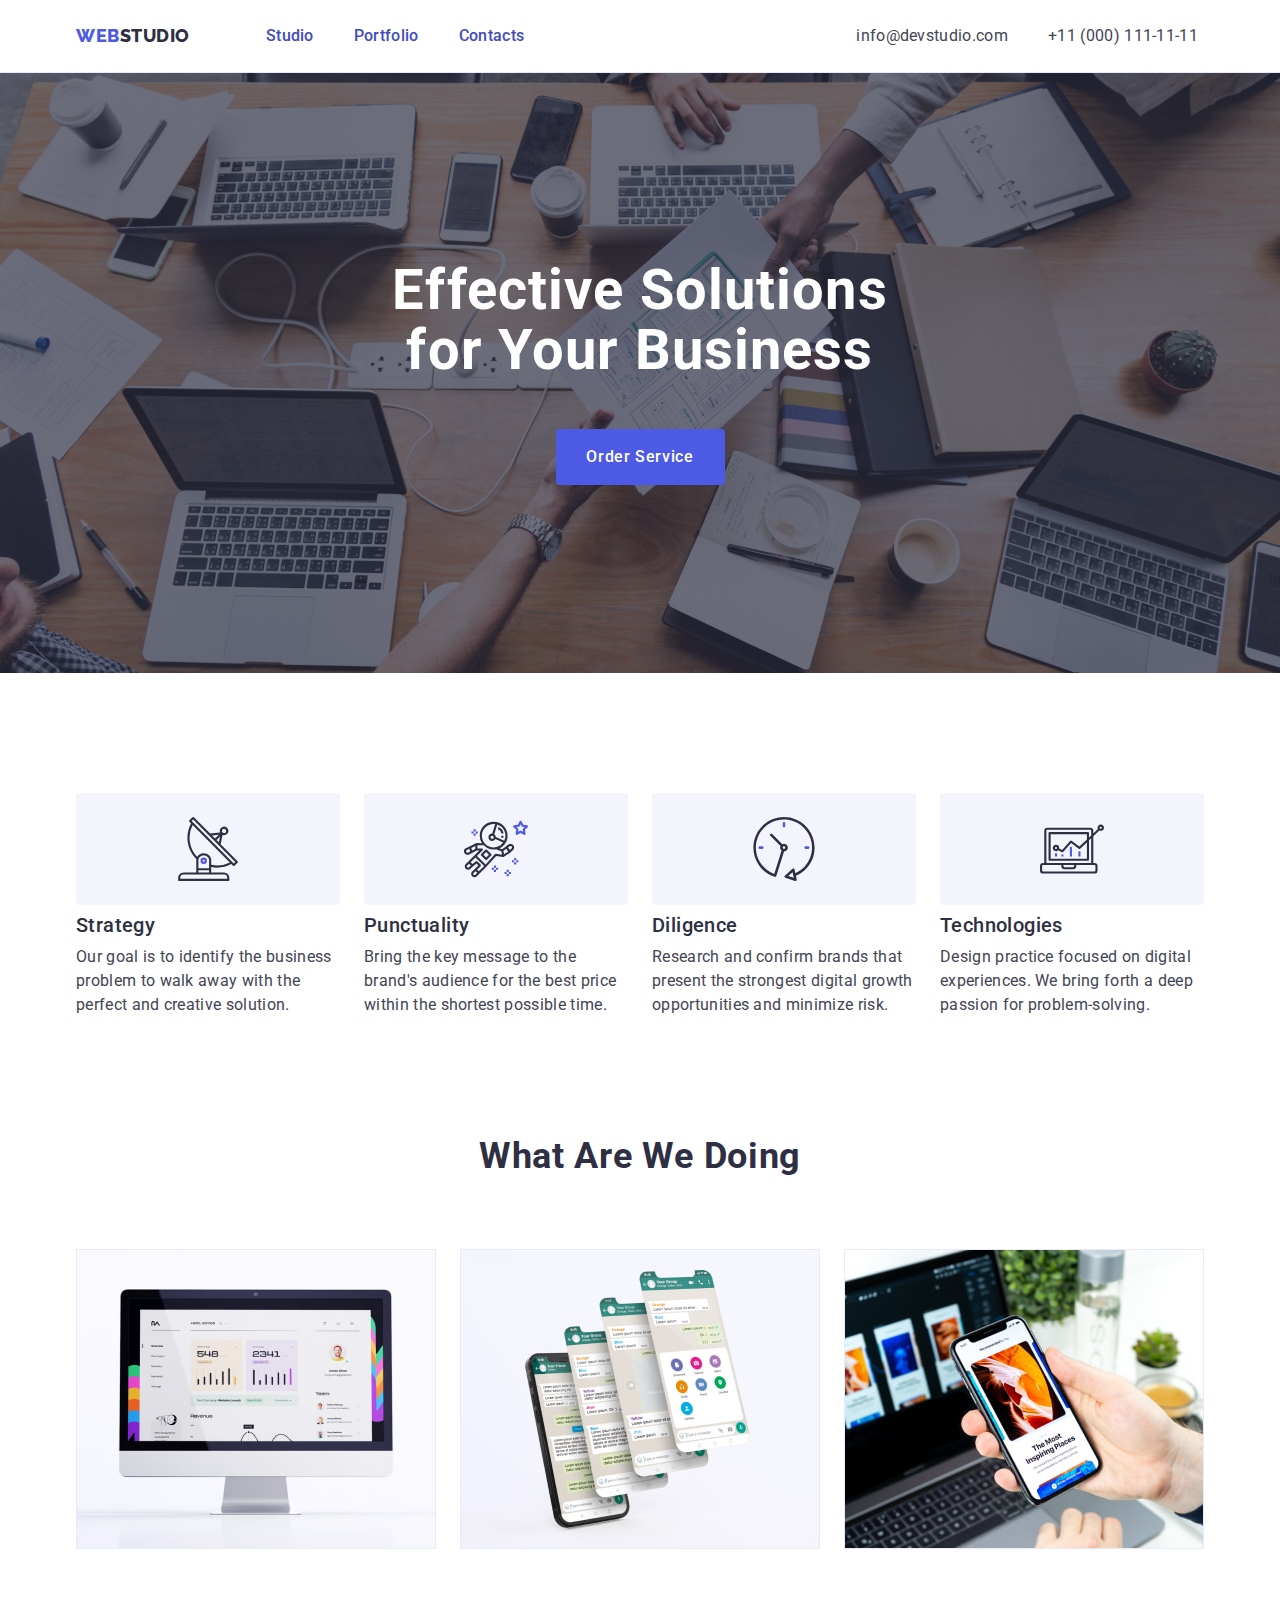
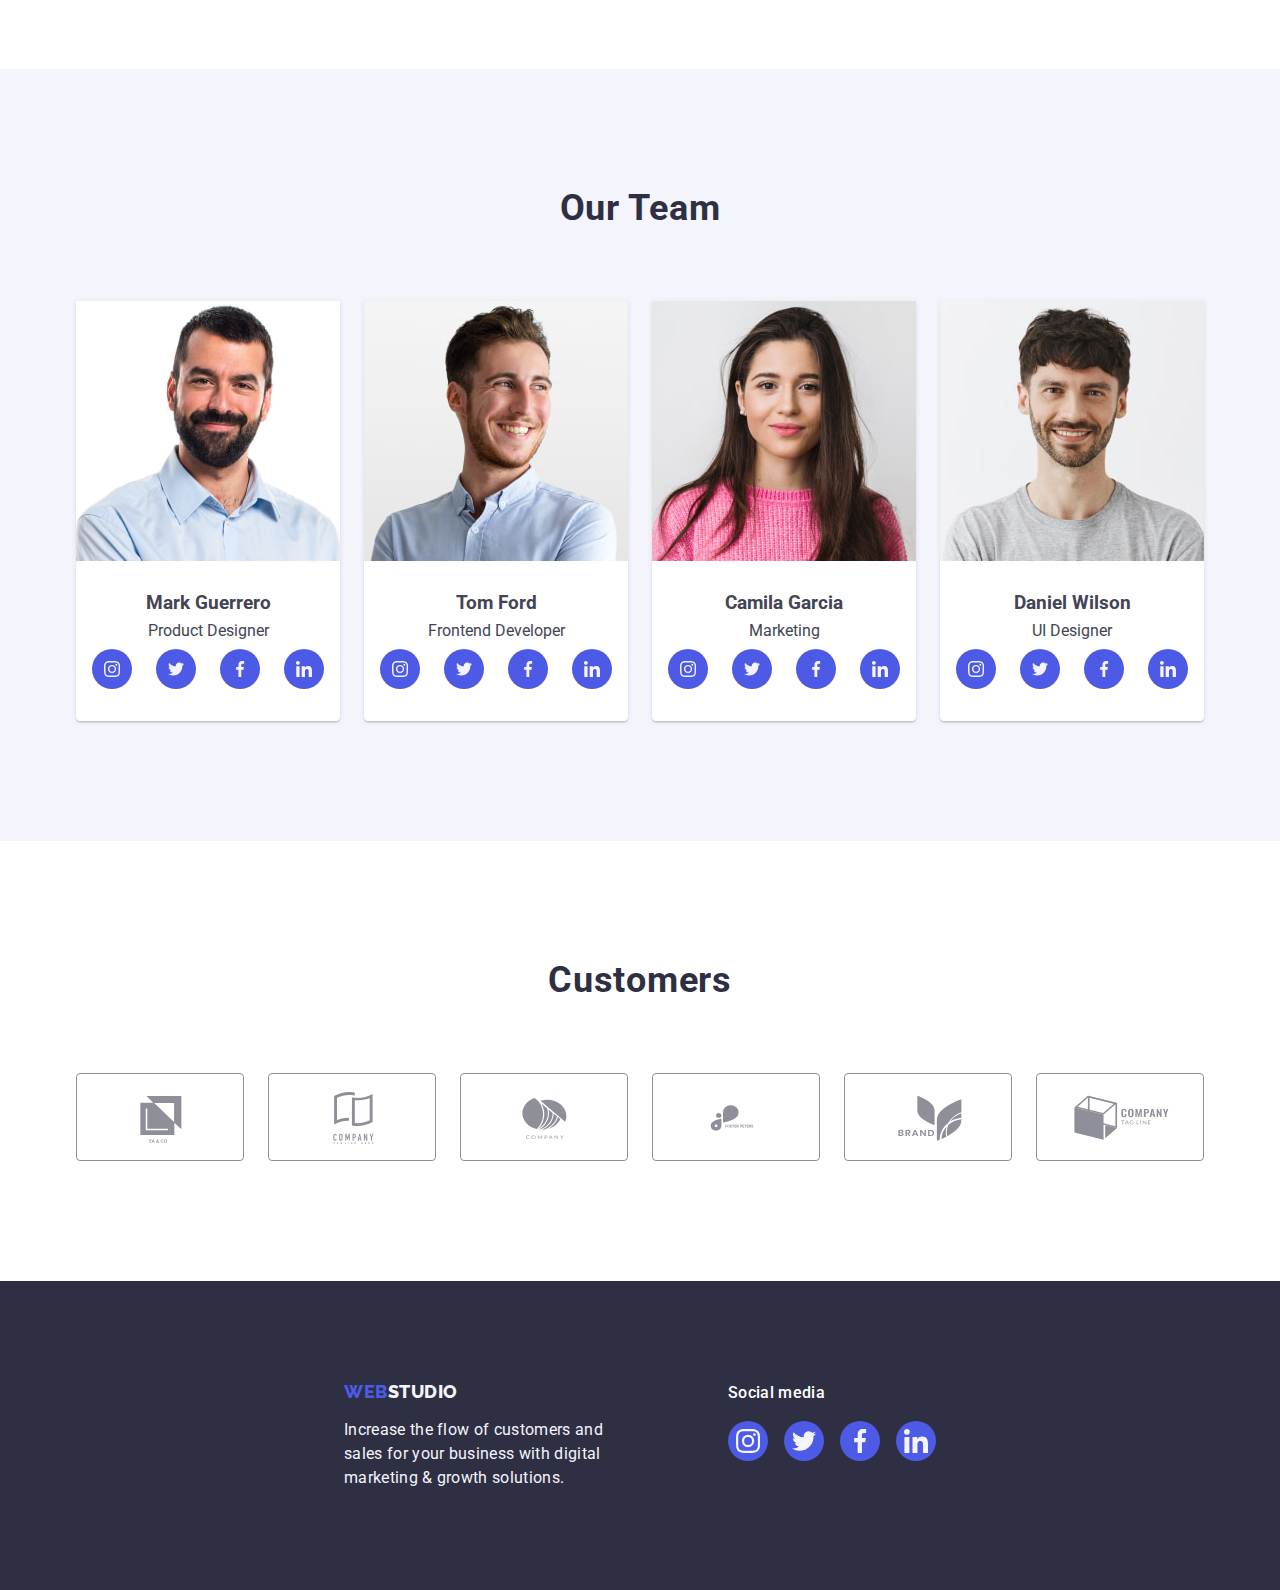
<file: index.html>
<!DOCTYPE html>
<html lang="en">
  <head>
    <meta charset="UTF-8" />
    <meta name="viewport" content="width=device-width, initial-scale=1.0" />
    <title>Studio</title>
    <!-- Fonts -->
    <link rel="preconnect" href="https://fonts.googleapis.com" />
    <link rel="preconnect" href="https://fonts.gstatic.com" crossorigin />
    <link
      href="https://fonts.googleapis.com/css2?family=Montserrat:wght@400;700&family=Raleway:wght@800&family=Roboto:wght@400;500;700;900&display=swap"
      rel="stylesheet"
    />
    <!-- Custom styles -->
    <link
      rel="stylesheet"
      href="https://cdnjs.cloudflare.com/ajax/libs/modern-normalize/2.0.0/modern-normalize.min.css"
    />
    <link rel="stylesheet" href="./css/styles.css" />
  </head>
  <body>
    <!-- Header -->
    <header class="header">
      <!-- navigation menu -->
      <div class="header-container container">
        <nav class="nav">
          <!-- Site logo -->
          <a class="logo link" href="./index.html"
            >Web<span class="span-logo">Studio</span>
          </a>
          <ul class="list list-header">
            <li>
              <a href="./index.html" class="nav-item link">Studio</a>
            </li>
            <li>
              <a href="./portfolio.html" class="nav-item link">Portfolio</a>
            </li>
            <li><a href="" class="nav-item link">Contacts</a></li>
          </ul>
        </nav>
        <!-- phone and e-mail -->
        <address class="address-block">
          <ul class="address-list list">
            <li>
              <a href="mailto:info@devstudio.com" class="address-item link"
                >info@devstudio.com</a
              >
            </li>
            <li>
              <a href="tel:+110001111111" class="address-item link"
                >+11 (000) 111-11-11</a
              >
            </li>
          </ul>
        </address>
      </div>
    </header>
    <!-- Main content -->
    <main>
      <!-- Hero section -->
      <section class="hero">
        <div class="container">
          <h1 class="hero-title">Effective Solutions for Your Business</h1>
          <button data-modal-open type="button" class="hero-button">
            Order Service
          </button>
        </div>
      </section>

      <!-- Benefits -->
      <section class="benefits-section">
        <div class="benefits-section-container container">
          <h2 class="visually-hidden">Benefits</h2>
          <ul class="benefits-list list">
            <li class="benefits-list-item">
              <div class="benefits-icon">
                <svg width="64" height="64">
                  <use href="./images/icons.svg#icon-antenna"></use>
                </svg>
              </div>
              <h3 class="benefits-title-item">Strategy</h3>
              <p class="benefits-desc">
                Our goal is to identify the business problem to walk away with
                the perfect and creative solution.
              </p>
            </li>
            <li class="benefits-list-item">
              <div class="benefits-icon">
                <svg width="64" height="64">
                  <use href="./images/icons.svg#icon-astronaut"></use>
                </svg>
              </div>
              <h3 class="benefits-title-item">Punctuality</h3>
              <p class="benefits-desc">
                Bring the key message to the brand's audience for the best price
                within the shortest possible time.
              </p>
            </li>
            <li class="benefits-list-item">
              <div class="benefits-icon">
                <svg width="64" height="64">
                  <use href="./images/icons.svg#icon-clock"></use>
                </svg>
              </div>
              <h3 class="benefits-title-item">Diligence</h3>
              <p class="benefits-desc">
                Research and confirm brands that present the strongest digital
                growth opportunities and minimize risk.
              </p>
            </li>
            <li class="benefits-list-item">
              <div class="benefits-icon">
                <svg width="64" height="64">
                  <use href="./images/icons.svg#icon-diagram"></use>
                </svg>
              </div>
              <h3 class="benefits-title-item">Technologies</h3>
              <p class="benefits-desc">
                Design practice focused on digital experiences. We bring forth a
                deep passion for problem-solving.
              </p>
            </li>
          </ul>
        </div>
      </section>

      <!-- Workflow -->

      <section class="workflow-section">
        <div class="container">
          <h2 class="workflow-title">What are we doing</h2>
          <ul class="workflow-list list">
            <li class="workflow-list-item">
              <img
                src="./images/workflow/img-1.jpg"
                alt="McBook"
                width="360"
                height="300"
              />
            </li>
            <li class="workflow-list-item">
              <img
                src="./images/workflow/img-2.jpg"
                alt="Mobile interface"
                width="360"
                height="300"
              />
            </li>
            <li class="workflow-list-item">
              <img
                src="./images/workflow/img-3.jpg"
                alt="Sync between mobile and PC"
                width="360"
                height="300"
              />
            </li>
          </ul>
        </div>
      </section>

      <!-- Our team -->

      <section class="team-section">
        <div class="container">
          <h2 class="workflow-title">Our Team</h2>
          <ul class="team-list list">
            <li class="team-item">
              <img
                src="./images/team/img-1.jpg"
                alt="Team member"
                width="264"
                height="260"
              />
              <div class="member-info">
                <h3 class="team-title">Mark Guerrero</h3>
                <p class="team-desc">Product Designer</p>
                <ul class="social-icons-list list">
                  <li class="member-social-icon">
                    <a class="member-social-link" href="">
                      <svg class="theme-icon" width="16" height="16">
                        <use href="./images/icons.svg#icon-insta"></use>
                      </svg>
                    </a>
                  </li>
                  <li class="member-social-icon">
                    <a class="member-social-link" href="">
                      <svg class="theme-icon" width="16" height="16">
                        <use href="./images/icons.svg#icon-twitter"></use>
                      </svg>
                    </a>
                  </li>
                  <li class="member-social-icon">
                    <a class="member-social-link" href="">
                      <svg class="theme-icon" width="16" height="16">
                        <use href="./images/icons.svg#icon-facebook"></use>
                      </svg>
                    </a>
                  </li>
                  <li class="member-social-icon">
                    <a class="member-social-link" href="">
                      <svg class="theme-icon" width="16" height="16">
                        <use href="./images/icons.svg#icon-linkedin"></use>
                      </svg>
                    </a>
                  </li>
                </ul>
              </div>
            </li>
            <li class="team-item">
              <img
                src="./images/team/img-2.jpg"
                alt="Team member"
                width="264"
                height="260"
              />
              <div class="member-info">
                <h3 class="team-title">Tom Ford</h3>
                <p class="team-desc">Frontend Developer</p>
                <ul class="social-icons-list list">
                  <li class="member-social-icon">
                    <a class="member-social-link" href="">
                      <svg class="theme-icon" width="16" height="16">
                        <use href="./images/icons.svg#icon-insta"></use>
                      </svg>
                    </a>
                  </li>
                  <li class="member-social-icon">
                    <a class="member-social-link" href="">
                      <svg class="theme-icon" width="16" height="16">
                        <use href="./images/icons.svg#icon-twitter"></use>
                      </svg>
                    </a>
                  </li>
                  <li class="member-social-icon">
                    <a class="member-social-link" href="">
                      <svg class="theme-icon" width="16" height="16">
                        <use href="./images/icons.svg#icon-facebook"></use>
                      </svg>
                    </a>
                  </li>
                  <li class="member-social-icon">
                    <a class="member-social-link" href="">
                      <svg class="theme-icon" width="16" height="16">
                        <use href="./images/icons.svg#icon-linkedin"></use>
                      </svg>
                    </a>
                  </li>
                </ul>
              </div>
            </li>
            <li class="team-item">
              <img
                src="./images/team/img-3.jpg"
                alt="Team member"
                width="264"
                height="260"
              />
              <div class="member-info">
                <h3 class="team-title">Camila Garcia</h3>
                <p class="team-desc">Marketing</p>
                <ul class="social-icons-list list">
                  <li class="member-social-icon">
                    <a class="member-social-link" href="">
                      <svg class="theme-icon" width="16" height="16">
                        <use href="./images/icons.svg#icon-insta"></use>
                      </svg>
                    </a>
                  </li>
                  <li class="member-social-icon">
                    <a class="member-social-link" href="">
                      <svg class="theme-icon" width="16" height="16">
                        <use href="./images/icons.svg#icon-twitter"></use>
                      </svg>
                    </a>
                  </li>
                  <li class="member-social-icon">
                    <a class="member-social-link" href="">
                      <svg class="theme-icon" width="16" height="16">
                        <use href="./images/icons.svg#icon-facebook"></use>
                      </svg>
                    </a>
                  </li>
                  <li class="member-social-icon">
                    <a class="member-social-link" href="">
                      <svg class="theme-icon" width="16" height="16">
                        <use href="./images/icons.svg#icon-linkedin"></use>
                      </svg>
                    </a>
                  </li>
                </ul>
              </div>
            </li>
            <li class="team-item">
              <img
                src="./images/team/img-4.jpg"
                alt="Team member"
                width="264"
                height="260"
              />
              <div class="member-info">
                <h3 class="team-title">Daniel Wilson</h3>
                <p class="team-desc">UI Designer</p>
                <ul class="social-icons-list list">
                  <li class="member-social-icon">
                    <a class="member-social-link" href="">
                      <svg class="theme-icon" width="16" height="16">
                        <use href="./images/icons.svg#icon-insta"></use>
                      </svg>
                    </a>
                  </li>
                  <li class="member-social-icon">
                    <a class="member-social-link" href="">
                      <svg class="theme-icon" width="16" height="16">
                        <use href="./images/icons.svg#icon-twitter"></use>
                      </svg>
                    </a>
                  </li>
                  <li class="member-social-icon">
                    <a class="member-social-link" href="">
                      <svg class="theme-icon" width="16" height="16">
                        <use href="./images/icons.svg#icon-facebook"></use>
                      </svg>
                    </a>
                  </li>
                  <li class="member-social-icon">
                    <a class="member-social-link" href="">
                      <svg class="theme-icon" width="16" height="16">
                        <use href="./images/icons.svg#icon-linkedin"></use>
                      </svg>
                    </a>
                  </li>
                </ul>
              </div>
            </li>
          </ul>
        </div>
      </section>

      <!-- Customers section -->
      <section class="customers-sections">
        <div class="customers-container container">
          <h2 class="workflow-title">Customers</h2>
          <ul class="customers-list list">
            <li class="customer-member">
              <a class="link-customer-member" href="">
                <svg class="customer-icon" width="104" height="56">
                  <use href="./images/icons.svg#icon-Customers-1"></use>
                </svg>
              </a>
            </li>
            <li class="customer-member">
              <a class="link-customer-member" href="">
                <svg class="customer-icon" width="104" height="56">
                  <use href="./images/icons.svg#icon-Customers-2"></use>
                </svg>
              </a>
            </li>
            <li class="customer-member">
              <a class="link-customer-member" href="">
                <svg class="customer-icon" width="104" height="56">
                  <use href="./images/icons.svg#icon-Customers-3"></use>
                </svg>
              </a>
            </li>
            <li class="customer-member">
              <a class="link-customer-member" href="">
                <svg class="customer-icon" width="104" height="56">
                  <use href="./images/icons.svg#icon-Customers-4"></use>
                </svg>
              </a>
            </li>
            <li class="customer-member">
              <a class="link-customer-member" href="">
                <svg class="customer-icon" width="104" height="56">
                  <use href="./images/icons.svg#icon-Customers-5"></use>
                </svg>
              </a>
            </li>
            <li class="customer-member">
              <a class="link-customer-member" href="">
                <svg class="customer-icon" width="104" height="56">
                  <use href="./images/icons.svg#icon-Customers-6"></use>
                </svg>
              </a>
            </li>
          </ul>
        </div>
      </section>
    </main>
    <!-- Footer -->

    <footer class="footer">
      <!-- Site logo -->
      <div class="container footer-container">
        <div class="footer-content">
          <a class="logo link block-property" href="./index.html"
            >Web<span class="span-logo-footer">Studio</span>
          </a>
          <p class="footer-desc">
            Increase the flow of customers and sales for your business with
            digital marketing & growth solutions.
          </p>
        </div>
        <div>
          <p class="social-media-text">Social media</p>
          <ul class="social-media-list list">
            <li class="social-media-list-icon">
              <a class="footer-icon-link" href="">
                <svg class="icon-fill" width="24" height="24">
                  <use href="./images/icons.svg#icon-insta"></use>
                </svg>
              </a>
            </li>
            <li class="social-media-list-icon">
              <a class="footer-icon-link" href="">
                <svg class="icon-fill" width="24" height="24">
                  <use href="./images/icons.svg#icon-twitter"></use>
                </svg>
              </a>
            </li>
            <li class="social-media-list-icon">
              <a class="footer-icon-link" href="">
                <svg class="icon-fill" width="24" height="24">
                  <use href="./images/icons.svg#icon-facebook"></use>
                </svg>
              </a>
            </li>
            <li class="social-media-list-icon">
              <a class="footer-icon-link" href="">
                <svg class="icon-fill" width="24" height="24">
                  <use href="./images/icons.svg#icon-linkedin"></use>
                </svg>
              </a>
            </li>
          </ul>
        </div>
      </div>
    </footer>

    <!-- Modal window -->
    <div data-modal="" class="backdrop is-hidden">
      <div class="modal">
        <button data-modal-close="" class="modal-btn" type="button">
          <svg class="modal-btn-icon" width="8" height="8">
            <use href="./images/icons.svg#icon-close"></use>
          </svg>
        </button>
      </div>
    </div>
    <script src="./js/modal.js"></script>
  </body>
</html>
</file>
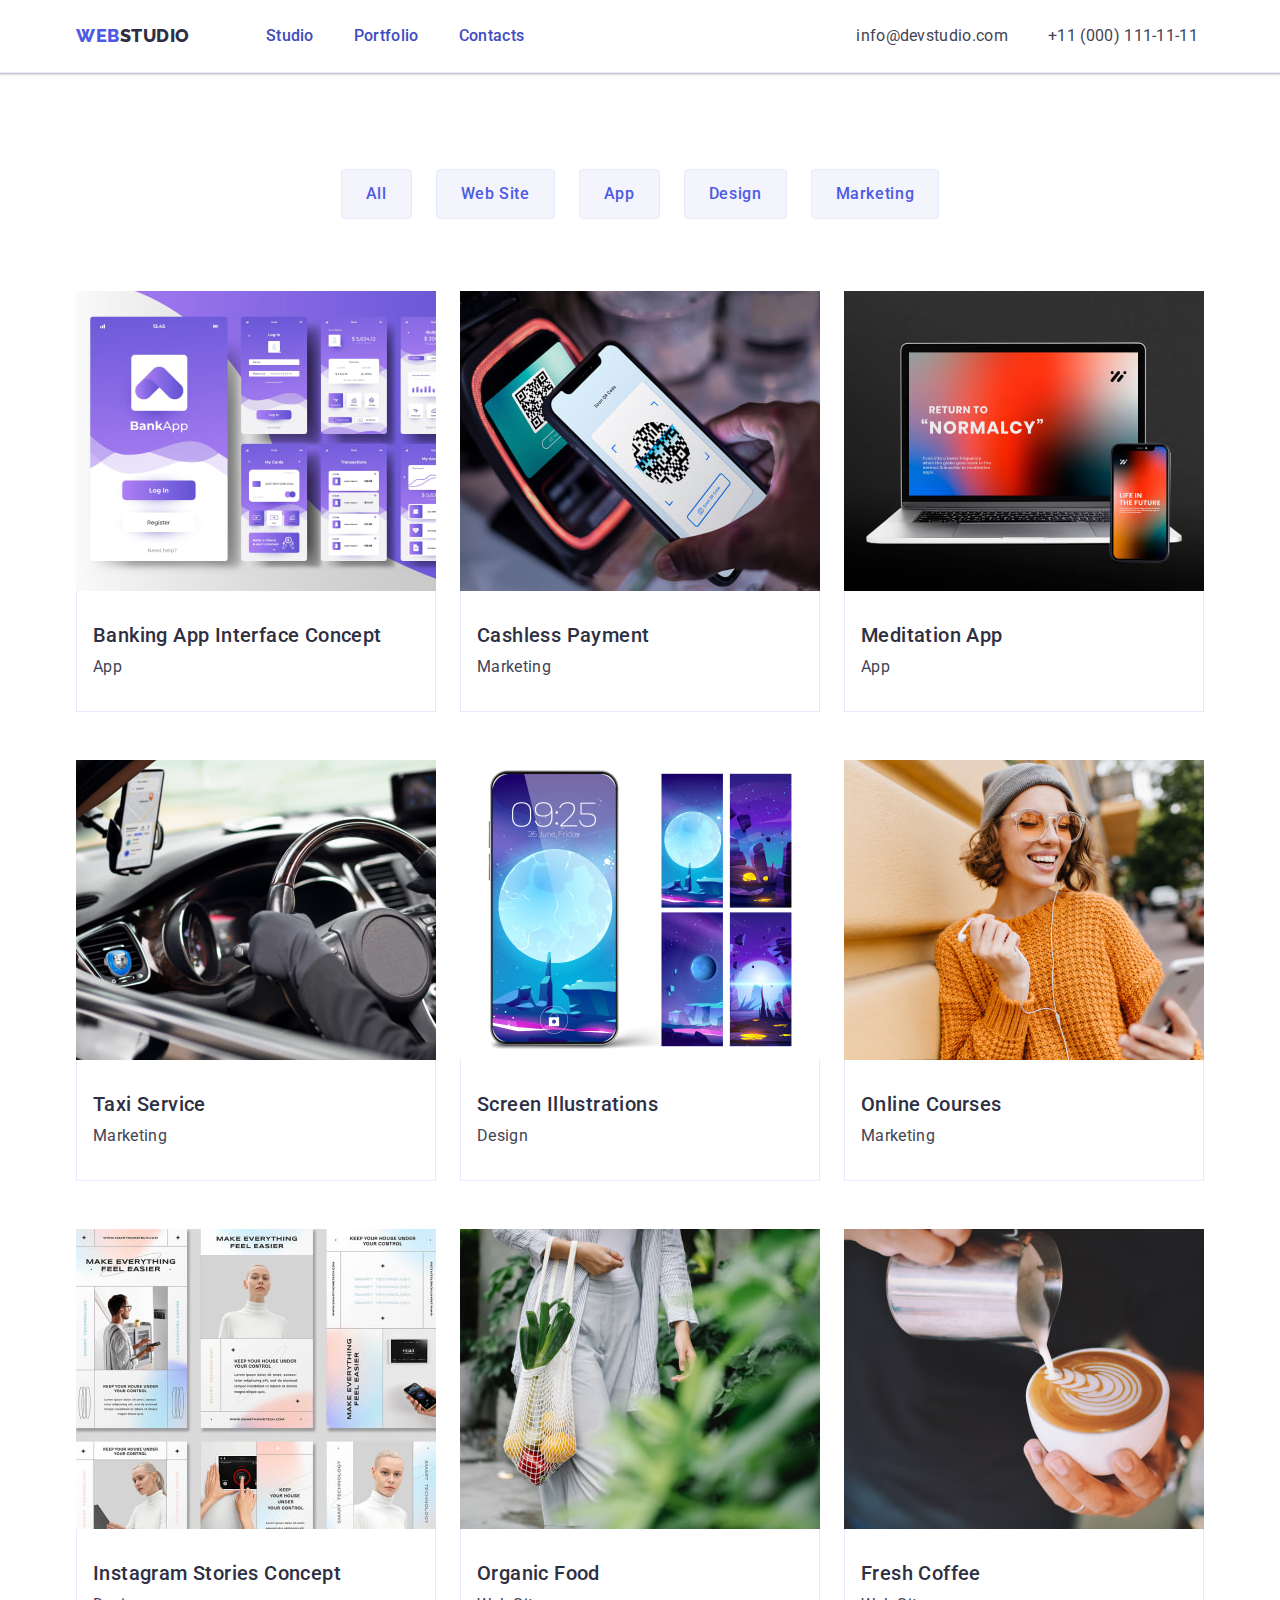
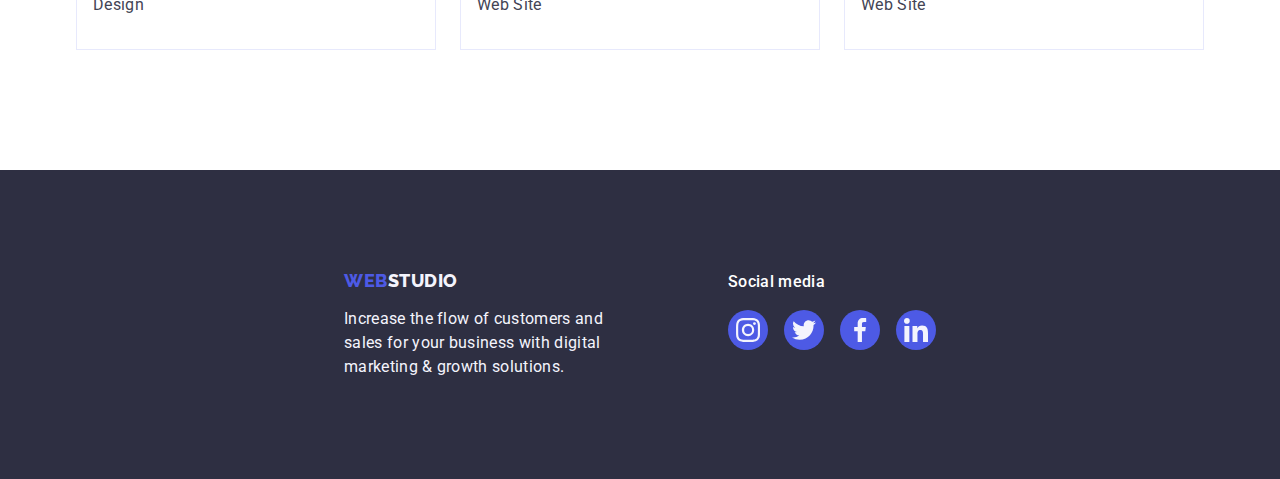
<file: portfolio.html>
<!DOCTYPE html>
<html lang="en">
  <head>
    <meta charset="UTF-8" />
    <meta name="viewport" content="width=device-width, initial-scale=1.0" />
    <title>Portfolio</title>
    <!-- Fonts -->
    <link rel="preconnect" href="https://fonts.googleapis.com" />
    <link rel="preconnect" href="https://fonts.gstatic.com" crossorigin />
    <link
      href="https://fonts.googleapis.com/css2?family=Montserrat:wght@400;700&family=Raleway:wght@800&family=Roboto:wght@400;500;700;900&display=swap"
      rel="stylesheet"
    />
    <!-- Custom styles -->
    <link
      rel="stylesheet"
      href="https://cdnjs.cloudflare.com/ajax/libs/modern-normalize/2.0.0/modern-normalize.min.css"
    />
    <link rel="stylesheet" href="./css/styles.css" />
  </head>
  <body>
    <!-- Header -->
    <header class="header">
      <!-- navigation menu -->
      <div class="header-container container">
        <nav class="nav">
          <!-- Site logo -->
          <a class="logo link" href="./index.html"
            >Web<span class="span-logo">Studio</span>
          </a>
          <ul class="list list-header">
            <li>
              <a href="./index.html" class="nav-item link">Studio</a>
            </li>
            <li>
              <a href="./portfolio.html" class="nav-item link">Portfolio</a>
            </li>
            <li><a href="" class="nav-item link">Contacts</a></li>
          </ul>
        </nav>
        <!-- phone and e-mail -->
        <address class="address-block">
          <ul class="address-list list">
            <li>
              <a href="mailto:info@devstudio.com" class="address-item link"
                >info@devstudio.com</a
              >
            </li>
            <li>
              <a href="tel:+110001111111" class="address-item link"
                >+11 (000) 111-11-11</a
              >
            </li>
          </ul>
        </address>
      </div>
    </header>

    <!-- Main section -->
    <main>
      <section class="main-section">
        <div class="container">
          <h1 class="visually-hidden">Portfolio</h1>
          <ul class="portfolio-list list">
            <li>
              <button class="portfolio-list-item" type="button">All</button>
            </li>
            <li>
              <button class="portfolio-list-item" type="button">
                Web Site
              </button>
            </li>
            <li>
              <button class="portfolio-list-item" type="button">App</button>
            </li>
            <li>
              <button class="portfolio-list-item" type="button">Design</button>
            </li>
            <li>
              <button class="portfolio-list-item" type="button">
                Marketing
              </button>
            </li>
          </ul>
          <!-- Our projects -->
          <ul class="projects-list list">
            <li class="projects-list-item">
              <a class="projects-item-link link" href="./portfolio.html">
                <div class="project-item-box">
                  <img
                    src="./images/portfolio/img-1.jpg"
                    alt="bank app interface"
                    width="360"
                    height="300"
                  />
                  <p class="overlay">
                    14 Stylish and User-Friendly App Design Concepts · Task
                    Manager App · Calorie Tracker App · Exotic Fruit Ecommerce
                    App · Cloud Storage App
                  </p>
                </div>
                <div class="project-info">
                  <h2 class="project-name">Banking App Interface Concept</h2>
                  <p class="project-type">App</p>
                </div>
              </a>
            </li>
            <li class="projects-list-item">
              <a class="projects-item-link link" href="./portfolio.html">
                <div class="project-item-box">
                  <img
                    src="./images/portfolio/img-2.jpg"
                    alt="Payment process"
                    width="360"
                    height="300"
                  />
                  <p class="overlay">
                    14 Stylish and User-Friendly App Design Concepts · Task
                    Manager App · Calorie Tracker App · Exotic Fruit Ecommerce
                    App · Cloud Storage App
                  </p>
                </div>
                <div class="project-info">
                  <h2 class="project-name">Cashless Payment</h2>
                  <p class="project-type">Marketing</p>
                </div>
              </a>
            </li>
            <li class="projects-list-item">
              <a class="projects-item-link link" href="./portfolio.html">
                <div class="project-item-box">
                  <img
                    src="./images/portfolio/img-3.jpg"
                    alt="Notepad"
                    width="360"
                    height="300"
                  />
                  <p class="overlay">
                    14 Stylish and User-Friendly App Design Concepts · Task
                    Manager App · Calorie Tracker App · Exotic Fruit Ecommerce
                    App · Cloud Storage App
                  </p>
                </div>
                <div class="project-info">
                  <h2 class="project-name">Meditation App</h2>
                  <p class="project-type">App</p>
                </div>
              </a>
            </li>
            <li class="projects-list-item">
              <a class="projects-item-link link" href="./portfolio.html">
                <div class="project-item-box">
                  <img
                    src="./images/portfolio/img-4.jpg"
                    alt="Driver place"
                    width="360"
                    height="300"
                  />
                  <p class="overlay">
                    14 Stylish and User-Friendly App Design Concepts · Task
                    Manager App · Calorie Tracker App · Exotic Fruit Ecommerce
                    App · Cloud Storage App
                  </p>
                </div>
                <div class="project-info">
                  <h2 class="project-name">Taxi Service</h2>
                  <p class="project-type">Marketing</p>
                </div>
              </a>
            </li>
            <li class="projects-list-item">
              <a class="projects-item-link link" href="./portfolio.html">
                <div class="project-item-box">
                  <img
                    src="./images/portfolio/img-5.jpg"
                    alt="Phone picture"
                    width="360"
                    height="300"
                  />
                  <p class="overlay">
                    14 Stylish and User-Friendly App Design Concepts · Task
                    Manager App · Calorie Tracker App · Exotic Fruit Ecommerce
                    App · Cloud Storage App
                  </p>
                </div>
                <div class="project-info">
                  <h2 class="project-name">Screen Illustrations</h2>
                  <p class="project-type">Design</p>
                </div>
              </a>
            </li>
            <li class="projects-list-item">
              <a class="projects-item-link link" href="./portfolio.html">
                <div class="project-item-box">
                  <img
                    src="./images/portfolio/img-6.jpg"
                    alt="Happy person"
                    width="360"
                    height="300"
                  />
                  <p class="overlay">
                    14 Stylish and User-Friendly App Design Concepts · Task
                    Manager App · Calorie Tracker App · Exotic Fruit Ecommerce
                    App · Cloud Storage App
                  </p>
                </div>
                <div class="project-info">
                  <h2 class="project-name">Online Courses</h2>
                  <p class="project-type">Marketing</p>
                </div>
              </a>
            </li>
            <li class="projects-list-item">
              <a class="projects-item-link link" href="./portfolio.html">
                <div class="project-item-box">
                  <img
                    src="./images/portfolio/img-7.jpg"
                    alt="Project structure"
                    width="360"
                    height="300"
                  />
                  <p class="overlay">
                    14 Stylish and User-Friendly App Design Concepts · Task
                    Manager App · Calorie Tracker App · Exotic Fruit Ecommerce
                    App · Cloud Storage App
                  </p>
                </div>
                <div class="project-info">
                  <h2 class="project-name">Instagram Stories Concept</h2>
                  <p class="project-type">Design</p>
                </div>
              </a>
            </li>
            <li class="projects-list-item">
              <a class="projects-item-link link" href="./portfolio.html">
                <div class="project-item-box">
                  <img
                    src="./images/portfolio/img-8.jpg"
                    alt="Bag with fruits"
                    width="360"
                    height="300"
                  />
                  <p class="overlay">
                    14 Stylish and User-Friendly App Design Concepts · Task
                    Manager App · Calorie Tracker App · Exotic Fruit Ecommerce
                    App · Cloud Storage App
                  </p>
                </div>
                <div class="project-info">
                  <h2 class="project-name">Organic Food</h2>
                  <p class="project-type">Web Site</p>
                </div>
              </a>
            </li>
            <li class="projects-list-item">
              <a class="projects-item-link link" href="./portfolio.html">
                <div class="project-item-box">
                  <img
                    src="./images/portfolio/img-9.jpg"
                    alt="Coffee process"
                    width="360"
                    height="300"
                  />
                  <p class="overlay">
                    14 Stylish and User-Friendly App Design Concepts · Task
                    Manager App · Calorie Tracker App · Exotic Fruit Ecommerce
                    App · Cloud Storage App
                  </p>
                </div>
                <div class="project-info">
                  <h2 class="project-name">Fresh Coffee</h2>
                  <p class="project-type">Web Site</p>
                </div>
              </a>
            </li>
          </ul>
        </div>
      </section>
    </main>
    <!-- Footer -->
    <!-- Footer -->
    <footer class="footer">
      <!-- Site logo -->
      <div class="container footer-container">
        <div class="footer-content">
          <a class="logo link block-property" href="./index.html"
            >Web<span class="span-logo-footer">Studio</span>
          </a>
          <p class="footer-desc">
            Increase the flow of customers and sales for your business with
            digital marketing & growth solutions.
          </p>
        </div>
        <div>
          <p class="social-media-text">Social media</p>
          <ul class="social-media-list list">
            <li class="social-media-list-icon">
              <a class="footer-icon-link" href="">
                <svg class="icon-fill" width="24" height="24">
                  <use href="./images/icons.svg#icon-insta"></use>
                </svg>
              </a>
            </li>
            <li class="social-media-list-icon">
              <a class="footer-icon-link" href="">
                <svg class="icon-fill" width="24" height="24">
                  <use href="./images/icons.svg#icon-twitter"></use>
                </svg>
              </a>
            </li>
            <li class="social-media-list-icon">
              <a class="footer-icon-link" href="">
                <svg class="icon-fill" width="24" height="24">
                  <use href="./images/icons.svg#icon-facebook"></use>
                </svg>
              </a>
            </li>
            <li class="social-media-list-icon">
              <a class="footer-icon-link" href="">
                <svg class="icon-fill" width="24" height="24">
                  <use href="./images/icons.svg#icon-linkedin"></use>
                </svg>
              </a>
            </li>
          </ul>
        </div>
      </div>
    </footer>
  </body>
</html>
</file>
<file: css/styles.css>
*,
*::after,
*::before {
    margin: 0;
    padding: 0;
}


:root {
    --bgc: #FFFFFF;
    --text-color: #4d5ae5;
    --dark-color: #2e2f42;
    --dark-blue-item: #434455;
    --color-light: #F4F4FD;
    --bottom-color: #e7e9fc;
    --darkest-blue: #8e8f99;
}

/* Base styles */
body {
    font-family: "Roboto", sans-serif;
    color: #434455;
    background-color: var(--bgc);
}

img {
    display: block;
}

.link {
    text-decoration: none;
}

.list {
    list-style: none;
}


.container {
    max-width: 1158px;
    margin: 0 auto;
    padding: 0 15px;
}


.visually-hidden {
    position: absolute;
    width: 1px;
    height: 1px;
    margin: -1px;
    border: 0;
    padding: 0;

    white-space: nowrap;
    clip-path: inset(100%);
    clip: rect(0 0 0 0);
    overflow: hidden;
}

/* Header */
.header {
    border-bottom: 1px solid #e7e9fc;
    box-shadow: 0px 1px 6px 0px rgba(46, 47, 66, 0.08), 0px 1px 1px 0px rgba(46, 47, 66, 0.16), 0px 2px 1px 0px rgba(46, 47, 66, 0.08);
    ;

}

.header-container {
    display: flex;
    width: 90rem;
    height: 4.5rem;

}

.list-header {
    display: flex;
    gap: 40px;
    margin-right: 20.75rem;

}

/* Advanced styles */

/* Nav */



.logo {
    margin-right: 76px;
    font-family: "Raleway", sans-serif;
    font-weight: 800;
    font-size: 18px;
    line-height: 1.17;
    letter-spacing: 0.03em;
    text-transform: uppercase;
    color: var(--text-color);

}

.span-logo {
    color: var(--dark-color);
}

.nav {
    display: flex;
    align-items: center;
}

.nav-item {
    padding: 24px 0;
    font-weight: 500;
    font-size: 16px;
    line-height: 1.5;
    letter-spacing: 0.02em;
    color: var(--dark-color);
    position: relative;
    color: #404bbf;
    transition: color 250ms cubic-bezier(0.4, 0, 0.2, 1);
}

.nav-item:after {
    content: "";
    position: absolute;
    left: 0;
    bottom: -1px;
    height: 4px;
    background-color: #404bbf;
    border-radius: 2px;
}

.nav-item:hover,
.nav-item:focus {
    color: #404bbf;
}

/* Address */
.address-block {
    font-style: normal;
    display: flex;
    align-items: center;
}

.address-list {
    display: flex;
    gap: 40px;
}

.address-item {
    font-size: 16px;
    line-height: 1.5;
    letter-spacing: 0.02em;
    color: var(--dark-blue-item);
    transition: color 250ms cubic-bezier(0.4, 0, 0.2, 1);

}

.address-item:hover,
.address-item:focus {
    color: #404bbf;
}

/* Hero section */
.hero {
    max-width: 1440px;
    height: 600px;
    margin: 0 auto;
    padding: 188px 0;
    background-color: var(--dark-color);
    background-image: linear-gradient(rgba(46, 47, 66, 0.7),
            rgba(46, 47, 66, 0.7)), url(../images/hero/hero_bg.jpg);
    background-repeat: no-repeat;
    background-size: cover;
    background-position: center;
}

.hero-title {
    max-width: 496px;
    font-size: 56px;
    line-height: 1.07;
    text-align: center;
    letter-spacing: 0.02em;
    color: #ffffff;
    margin: 0 auto;
}

.hero-button {
    border-radius: 4px;
    background-color: var(--text-color);
    border: none;
    height: 56px;
    min-width: 169px;
    display: block;
    font-family: "Roboto", sans-serif;
    font-weight: 500;
    font-size: 16px;
    line-height: 1.5;
    letter-spacing: 0.04em;
    color: #ffffff;
    cursor: pointer;
    transition: background-color 250ms cubic-bezier(0.4, 0, 0.2, 1);
    margin: 3rem auto 18.25rem auto;

}

.hero-button:hover,
.hero-button:focus {
    background-color: #404BBF;
}

/* Benefits section */

.benefits-section {
    padding: 120px 0;
}

.benefits-section-container {}

.benefits-list {
    display: flex;
    gap: 24px;
}

.benefits-list-item {
    width: calc((100% - 72px) / 4);
}

.benefits-icon {
    display: flex;
    align-items: center;
    justify-content: center;
    height: 112px;
    background-color: #f4f4fd;
    border-radius: 4px;
    margin-bottom: 8px;
}

.benefits-title-item {

    margin-bottom: 8px;
    font-weight: 500;
    font-size: 20px;
    line-height: 1.2;
    letter-spacing: 0.02em;
    color: var(--dark-color);
}

.benefits-desc {
    font-size: 16px;
    line-height: 1.5;
    letter-spacing: 0.02em;
    color: var(--dark-blue-item);
}

/* Workflow section */

.workflow-section {
    padding-bottom: 120px;
}

.workflow-title {
    margin-bottom: 72px;
    font-size: 36px;
    line-height: 1.11;
    text-align: center;
    letter-spacing: 0.02em;
    text-transform: capitalize;
    color: var(--dark-color);
}

.workflow-list-item {
    width: calc((100% - 3 * 16px) / 3);
}

.workflow-list {
    display: flex;
    gap: 24px;
}

/* Our team section */
.team-section {
    padding: 120px 0;
    background-color: #F4F4FD;
}

.team-list {
    display: flex;
    gap: 24px;
}

.team-item {
    border-radius: 0px 0px 4px 4px;
    width: calc((100% - 72px) / 4);
    background-color: #FFFFFF;
    box-shadow: 0px 2px 1px 0px rgba(46, 47, 66, 0.08),
        0px 1px 1px 0px rgba(46, 47, 66, 0.16),
        0px 1px 6px 0px rgba(46, 47, 66, 0.08);
    ;
}

.team-title {
    text-align: center;
    margin-bottom: 8px;
}

.team-desc {
    text-align: center;
    margin-bottom: 0.5rem;
}

.member-info {
    padding: 32px 0;
}

.social-icons-list {
    display: flex;
    justify-content: center;
    gap: 24px;

}

.member-social-icon {
    width: 40px;
    height: 40px;
    transition: background-color 250ms cubic-bezier(0.4, 0, 0.2, 1);
}

.member-social-link {
    width: 100%;
    height: 100%;
    background-color: var(--text-color);
    border-radius: 50%;
    display: flex;
    align-items: center;
    justify-content: center;
    transition: background-color 250ms cubic-bezier(0.4, 0, 0.2, 1);

}

.member-social-link:hover,
.member-social-link:focus {
    background-color: #404bbf;
}

.theme-icon {
    fill: var(--color-light);
}

/* Customers section */

.customers-sections {
    padding-top: 120px;
    padding-bottom: 120px;
}

.customers-list {
    display: flex;
    gap: 24px;

}

.customer-member {
    width: calc((100% - 120px) / 6);
    height: 88px;

    ;

}

.link-customer-member {
    width: 100%;
    height: 100%;
    border: 1px solid #8e8f99;
    border-radius: 4px;
    display: flex;
    align-items: center;
    justify-content: center;
    color: var(--darkest-blue);
    transition: border-color 250ms cubic-bezier(0.4, 0, 0.2, 1),
        color 250ms cubic-bezier(0.4, 0, 0.2, 1);
}

.customer-icon {
    fill: currentColor;
}

.link-customer-member:hover,
.link-customer-member:focus {
    border-color: #404bbf;
    color: #404bbf;
}

/* Footer section */
.footer {
    display: flex;
    align-items: baseline;
    padding: 100px 0;
    background-color: var(--dark-color);
}

.footer-container {
    display: flex;
    align-items: baseline;

}

.footer-content {
    margin-right: 120px
}

.block-property {
    display: inline-block;
    margin-bottom: 16px;
}

.span-logo-footer {
    color: #f4f4fd;
}

.footer-desc {
    max-width: 264px;
    line-height: 1.5;
    color: var(--color-light);
    letter-spacing: 0.02em;
}


.social-media-text {
    font-family: Roboto;
    font-size: 1rem;
    font-style: normal;
    font-weight: 500;
    line-height: 1.5rem;
    /* 150% */
    letter-spacing: 0.02rem;
    color: var(--bgc);
    margin-bottom: 16px;

}

.social-media-list {
    display: flex;
    gap: 16px;
}

.social-media-list-icon {
    width: 40px;
    height: 40px;
}

.footer-icon-link {
    transition: background-color 250ms cubic-bezier(0.4, 0, 0.2, 1);
    width: 100%;
    height: 100%;
    background-color: var(--text-color);
    border-radius: 50%;
    display: flex;
    align-items: center;
    justify-content: center;
}

.footer-icon-link:hover,
.footer-icon-link:focus {
    background-color: #31d0aa;
}

.icon-fill {
    fill: var(--color-light);
}

/* Portfolio Main */

.main-section {
    padding-top: 96px;
    padding-bottom: 120px;
}

.portfolio-list {
    display: flex;
    justify-content: center;
    gap: 24px;
    margin-bottom: 72px
}

.portfolio-list-item {
    border-radius: 4px;
    padding: 12px 24px;
    border: 1px solid var(--bottom-color);
    font-family: "Roboto", sans-serif;
    font-weight: 500;
    font-size: 16px;
    line-height: 1.5;
    letter-spacing: 0.04em;
    color: var(--text-color);
    background-color: var(--color-light);
    transition: color 250ms cubic-bezier(0.4, 0, 0.2, 1),
        background-color 250ms cubic-bezier(0.4, 0, 0.2, 1),
        border-color 250ms cubic-bezier(0.4, 0, 0.2, 1),
        box-shadow 250ms cubic-bezier(0.4, 0, 0.2, 1);



}

.portfolio-list-item:hover,
.portfolio-list-item:focus {
    border: 1px solid transparent;
    color: #FFFFFF;
    background-color: #404BBF;
    cursor: pointer;
    box-shadow: 0px 3px 1px rgba(0, 0, 0, 0.1),
        0px 2px 1px rgba(0, 0, 0, 0.08),
        0px 2px 2px rgba(0, 0, 0, 0.12);
}


/* Projects list */



.projects-list {

    row-gap: 48px;
    display: flex;
    flex-wrap: wrap;
    column-gap: 24px;
}

.projects-list-item {
    width: calc((100% - 48px) / 3);

}


/* Our projects */


.projects-item-link {
    display: block;
    transition: color 250ms cubic-bezier(0.4, 0, 0.2, 1),
        background-color 250ms cubic-bezier(0.4, 0, 0.2, 1),
        border-color 250ms cubic-bezier(0.4, 0, 0.2, 1),
        box-shadow 250ms cubic-bezier(0.4, 0, 0.2, 1);
    transition: box-shadow 250ms cubic-bezier(0.4, 0, 0.2, 1);
}

.projects-item-link:hover,
.projects-item-link:focus {
    box-shadow: 0px 1px 6px rgba(46, 47, 66, 0.08),
        0px 1px 1px rgba(46, 47, 66, 0.16),
        0px 2px 1px rgba(46, 47, 66, 0.08);

}



.project-info {
    padding: 32px 16px;
    border: 1px solid #e7e9fc;
    border-top: none;
}

.project-name {
    margin-bottom: 8px;
    font-weight: 500;
    font-size: 20px;
    line-height: 1.2;
    letter-spacing: 0.02em;
    color: var(--dark-color);
}

.project-type {
    font-size: 16px;
    line-height: 1.5;
    letter-spacing: 0.02em;
    color: var(--dark-blue-item);
}

.project-item-box {
    position: relative;
    overflow: hidden;
}

.overlay {
    position: absolute;
    top: 0;
    font-size: 16px;
    line-height: 1.5;
    letter-spacing: 0.02em;
    color: var(--color-light);
    padding: 40px 32px;
    background-color: #4d5ae5;
    height: 100%;
    width: 100%;
    transform: translateY(100%);
    transition: transform 250ms cubic-bezier(0.4, 0, 0.2, 1);

}

.projects-item-link:hover .overlay,
.projects-item-link:focus .overlay {
    transform: translateY(0%);
}



/* Modal window */
.backdrop {
    position: fixed;
    top: 0;
    left: 0;
    width: 100%;
    height: 100%;
    background-color: rgba(46, 47, 66, 0.4);
    transition: opacity 250ms cubic-bezier(0.4, 0, 0.2, 1), visibility 250ms cubic-bezier(0.4, 0, 0.2, 1);

}

.is-hidden {
    opacity: 0;
    visibility: hidden;
    pointer-events: none;
}

.modal {
    position: absolute;
    top: 50%;
    left: 50%;
    transform: translate(-50%, -50%) scale(1);
    width: 408px;
    min-height: 584px;
    background: #fcfcfc;
    box-shadow: 0px 1px 1px rgba(0, 0, 0, 0.14), 0px 1px 3px rgba(0, 0, 0, 0.12), 0px 2px 1px rgba(0, 0, 0, 0.2);
    border-radius: 4px;
    transition: transform 250ms cubic-bezier(0.4, 0, 0.2, 1);

}



.modal-btn {
    position: absolute;
    top: 24px;
    right: 24px;
    width: 24px;
    height: 24px;
    border-radius: 50%;
    display: flex;
    align-items: center;
    justify-content: center;
    background-color: #e7e9fc;
    border: 1px solid rgba(0, 0, 0, 0.1);
    padding: 0;
    cursor: pointer;
    transition: background-color 250ms cubic-bezier(0.4, 0, 0.2, 1), border 250ms cubic-bezier(0.4, 0, 0.2, 1);
}

.modal-btn:hover,
.modal-btn:focus {
    background-color: #404bbf;
    border: none;
    fill: #ffffff;
}

.modal-btn-icon {
    transition: fill 250ms cubic-bezier(0.4, 0, 0.2, 1);
}

.modal-btn-icon:hover,
.modal-btn-icon:hover {}
</file>
